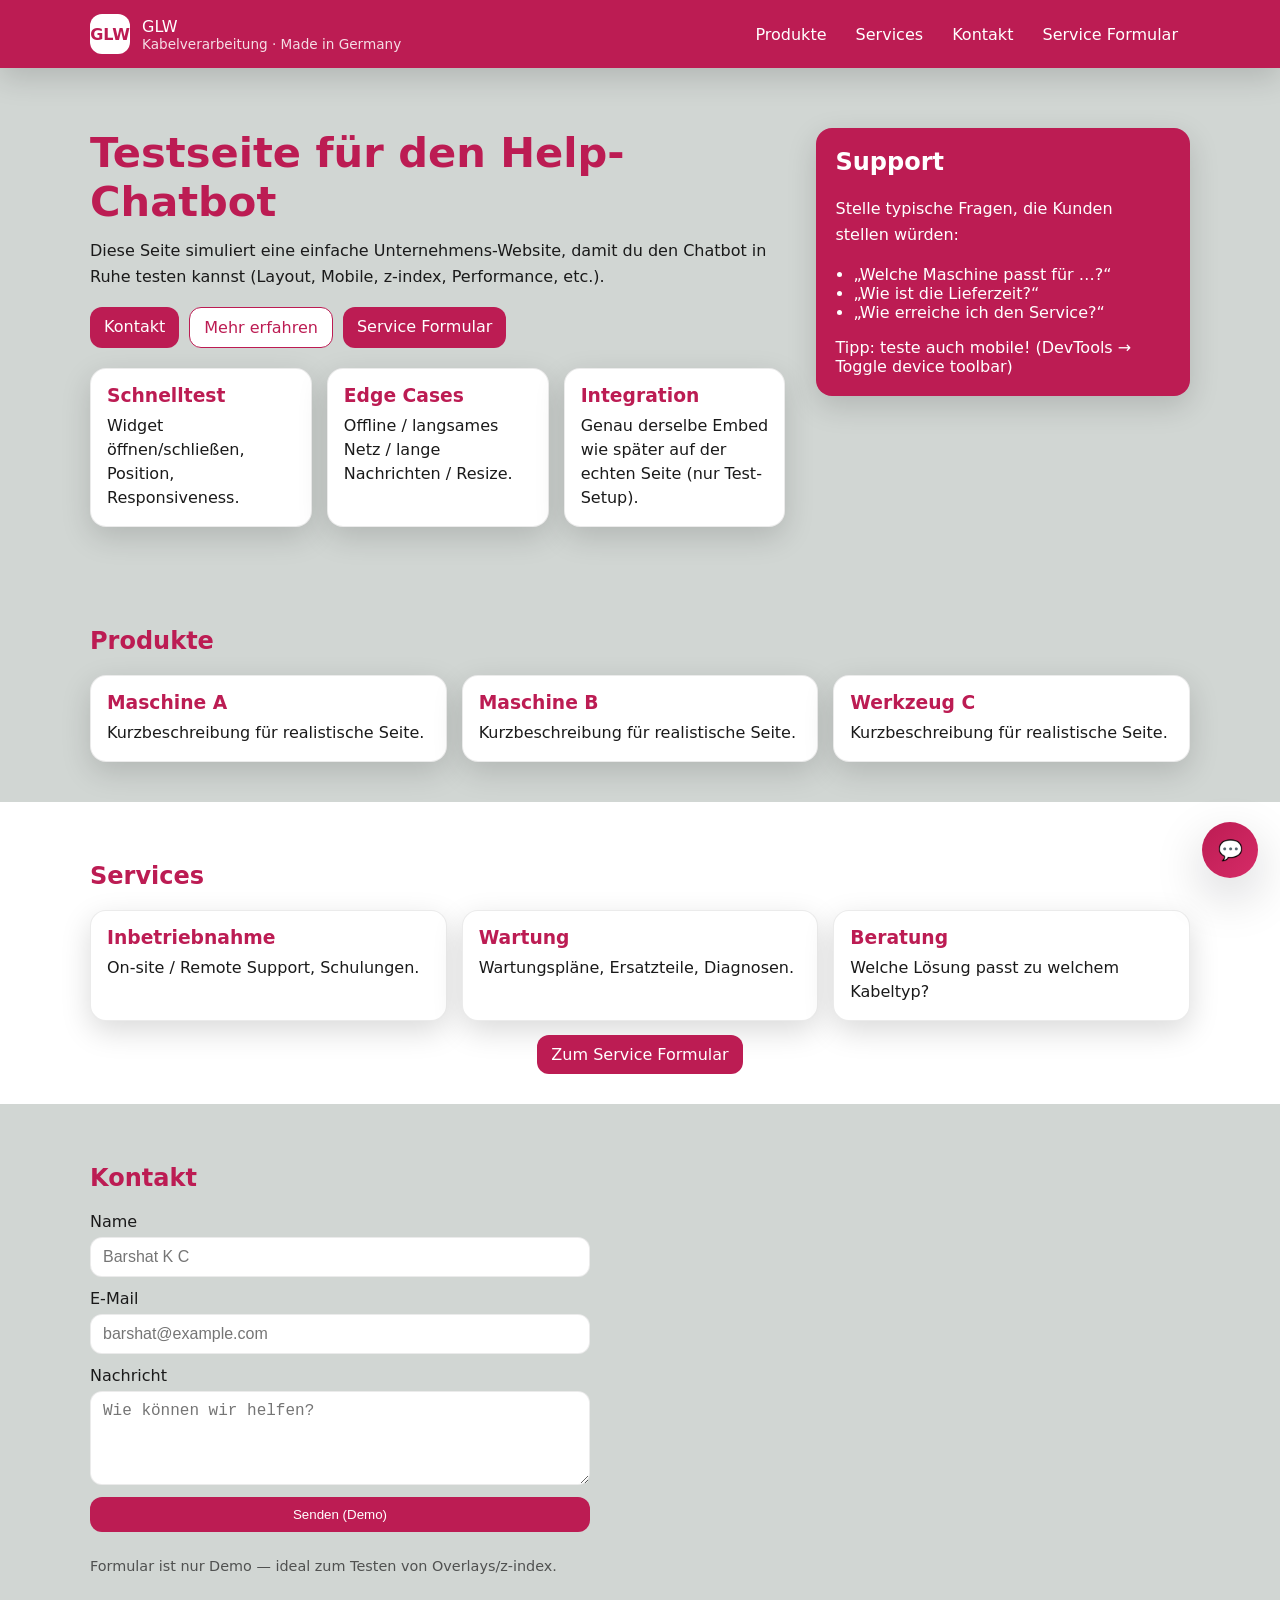
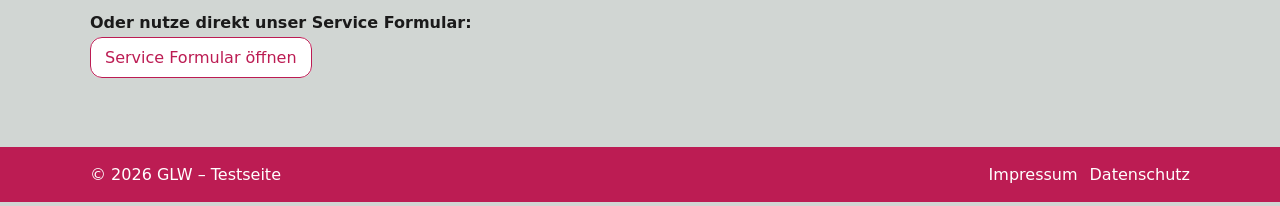
<file: index.html>
<!doctype html>
<html lang="de">
<head>
  <meta charset="utf-8" />
  <meta name="viewport" content="width=device-width, initial-scale=1" />
  <title>GLW – Testseite</title>
  <meta name="description" content="Testseite zur Integration des Help-Chatbots." />

  <link rel="icon" href="favicon.ico" />
  <link rel="stylesheet" href="style.css" />
</head>

<body>
  <header class="header">
    <div class="container header__inner">
      <div class="brand">
        <div class="brand__logo">GLW</div>
        <div class="brand__text">
          <div class="brand__name">GLW</div>
          <div class="brand__tagline">Kabelverarbeitung · Made in Germany</div>
        </div>
      </div>

      <nav class="nav">
        <a href="#produkte">Produkte</a>
        <a href="#services">Services</a>
        <a href="#kontakt">Kontakt</a>
        <a href="service-form.html">Service Formular</a>
      </nav>
    </div>
  </header>

  <main>
    <section class="hero">
      <div class="container hero__inner">
        <div>
          <h1>Testseite für den Help-Chatbot</h1>
          <p>
            Diese Seite simuliert eine einfache Unternehmens-Website, damit du den Chatbot in Ruhe testen kannst
            (Layout, Mobile, z-index, Performance, etc.).
          </p>

          <div class="hero__actions">
            <a class="btn btn--primary" href="#kontakt">Kontakt</a>
            <a class="btn btn--ghost" href="#services">Mehr erfahren</a>
            <a class="btn btn--primary" href="service-form.html">Service Formular</a>
          </div>

          <div class="info-cards">
            <div class="card">
              <h3>Schnelltest</h3>
              <p>Widget öffnen/schließen, Position, Responsiveness.</p>
            </div>
            <div class="card">
              <h3>Edge Cases</h3>
              <p>Offline / langsames Netz / lange Nachrichten / Resize.</p>
            </div>
            <div class="card">
              <h3>Integration</h3>
              <p>Genau derselbe Embed wie später auf der echten Seite (nur Test-Setup).</p>
            </div>
          </div>
        </div>

        <aside class="hero__aside">
          <div class="panel">
            <h2>Support</h2>
            <p>Stelle typische Fragen, die Kunden stellen würden:</p>
            <ul>
              <li>„Welche Maschine passt für …?“</li>
              <li>„Wie ist die Lieferzeit?“</li>
              <li>„Wie erreiche ich den Service?“</li>
            </ul>

            <div class="note">
              Tipp: teste auch mobile! (DevTools → Toggle device toolbar)
            </div>
          </div>
        </aside>
      </div>
    </section>

    <section id="produkte" class="section">
      <div class="container">
        <h2>Produkte</h2>
        <div class="grid">
          <div class="card">
            <h3>Maschine A</h3>
            <p>Kurzbeschreibung für realistische Seite.</p>
          </div>
          <div class="card">
            <h3>Maschine B</h3>
            <p>Kurzbeschreibung für realistische Seite.</p>
          </div>
          <div class="card">
            <h3>Werkzeug C</h3>
            <p>Kurzbeschreibung für realistische Seite.</p>
          </div>
        </div>
      </div>
    </section>

    <section id="services" class="section section--alt">
      <div class="container">
        <h2>Services</h2>
        <div class="grid">
          <div class="card">
            <h3>Inbetriebnahme</h3>
            <p>On-site / Remote Support, Schulungen.</p>
          </div>
          <div class="card">
            <h3>Wartung</h3>
            <p>Wartungspläne, Ersatzteile, Diagnosen.</p>
          </div>
          <div class="card">
            <h3>Beratung</h3>
            <p>Welche Lösung passt zu welchem Kabeltyp?</p>
          </div>
        </div>

        <div style="margin-top: 24px; text-align: center;">
          <a class="btn btn--primary" href="service-form.html">Zum Service Formular</a>
        </div>
      </div>
    </section>

    <section id="kontakt" class="section">
      <div class="container">
        <h2>Kontakt</h2>
        <form class="form" onsubmit="return false;">
          <label>
            Name
            <input type="text" placeholder="Barshat K C" />
          </label>
          <label>
            E-Mail
            <input type="email" placeholder="barshat@example.com" />
          </label>
          <label>
            Nachricht
            <textarea rows="4" placeholder="Wie können wir helfen?"></textarea>
          </label>
          <button class="btn btn--primary" type="submit" id="fakeSubmit">Senden (Demo)</button>
          <p class="form__hint">Formular ist nur Demo — ideal zum Testen von Overlays/z-index.</p>
        </form>

        <div style="margin-top: 24px;">
          <p><strong>Oder nutze direkt unser Service Formular:</strong></p>
          <a class="btn btn--ghost" href="service-form.html">Service Formular öffnen</a>
        </div>
      </div>
    </section>
  </main>

  <footer class="footer">
    <div class="container footer__inner">
      <div>© <span id="year"></span> GLW – Testseite</div>
      <div class="footer__links">
        <a href="#">Impressum</a>
        <a href="#">Datenschutz</a>
      </div>
    </div>
  </footer>

  <script src="app.js"></script>

  <!-- Chatbot launcher -->
  <button id="glw-chat-launcher" aria-label="Open help chat">💬</button>

  <script>
    (function () {
      const BTN_ID = "glw-chat-launcher";
      const IFRAME_ID = "glw-chat-iframe";
      const STORAGE_KEY = "GLW_API_BASE";

      const btn = document.getElementById(BTN_ID);

      Object.assign(btn.style, {
        position: "fixed",
        right: "22px",
        bottom: "22px",
        width: "56px",
        height: "56px",
        borderRadius: "999px",
        border: "none",
        cursor: "pointer",
        zIndex: "999999",
        color: "#fff",
        fontSize: "20px",
        lineHeight: "1",
        boxShadow: "0 18px 50px rgba(2,6,23,.18)",
        background: "linear-gradient(135deg, #bc1c53, #d62b67)"
      });

      function normalizeBaseUrl(u) {
        if (!u) return "";
        let url = String(u).trim();

        if (!/^https?:\/\//i.test(url)) {
          url = "https://" + url;
        }

        url = url.replace(/\/+$/, "");
        url = url.replace(/\/chat$/i, "");

        try {
          const parsed = new URL(url);
          return parsed.origin;
        } catch {
          return "";
        }
      }

      function getApiBase() {
        const params = new URLSearchParams(window.location.search);
        const apiFromUrl = params.get("api");

        if (apiFromUrl) {
          const base = normalizeBaseUrl(apiFromUrl);

          if (base) {
            localStorage.setItem(STORAGE_KEY, base);
            window.history.replaceState({}, "", window.location.pathname);
            return base;
          }
        }

        const saved = normalizeBaseUrl(localStorage.getItem(STORAGE_KEY));
        if (saved) return saved;

        return "http://127.0.0.1:8000";
      }

      const apiBase = getApiBase();

      console.log("[GLW HelpBot] API base:", apiBase);

      function buildWidgetSrc() {
        const base = normalizeBaseUrl(apiBase);
        const isLocal = base.startsWith("http://127.0.0.1") || base.startsWith("http://localhost");

        if (isLocal) return "./widget.html";
        return "./widget.html?api=" + encodeURIComponent(base);
      }

      function openChat() {
        const iframe = document.createElement("iframe");
        iframe.id = IFRAME_ID;
        iframe.src = buildWidgetSrc();
        iframe.title = "GLW Help Bot";
        iframe.setAttribute("allow", "clipboard-read; clipboard-write");

        const isMobile = window.matchMedia("(max-width: 520px)").matches;

        Object.assign(iframe.style, {
          position: "fixed",
          right: "22px",
          bottom: "90px",
          width: isMobile ? "calc(100vw - 24px)" : "392px",
          height: isMobile ? "70vh" : "568px",
          maxWidth: "calc(100vw - 44px)",
          maxHeight: "calc(100vh - 130px)",
          border: "0",
          borderRadius: "20px",
          zIndex: "999999",
          background: "transparent",
          boxShadow: "0 18px 50px rgba(2,6,23,.18)",
          opacity: "0",
          transition: "opacity 180ms ease",
          pointerEvents: "none"
        });

        if (isMobile) {
          iframe.style.right = "12px";
          iframe.style.bottom = "84px";
        }

        iframe.onload = () => {
          iframe.style.opacity = "1";
          iframe.style.pointerEvents = "auto";
        };

        document.body.appendChild(iframe);

        btn.textContent = "✕";
        btn.setAttribute("aria-label", "Close help chat");
      }

      function closeChat() {
        const iframe = document.getElementById(IFRAME_ID);
        if (iframe) iframe.remove();
        btn.textContent = "💬";
        btn.setAttribute("aria-label", "Open help chat");
      }

      function toggleChat() {
        const iframe = document.getElementById(IFRAME_ID);
        if (iframe) closeChat();
        else openChat();
      }

      btn.addEventListener("click", toggleChat);

      window.addEventListener("keydown", (e) => {
        if (e.key === "Escape") closeChat();
      });
    })();
  </script>
</body>
</html>
</file>
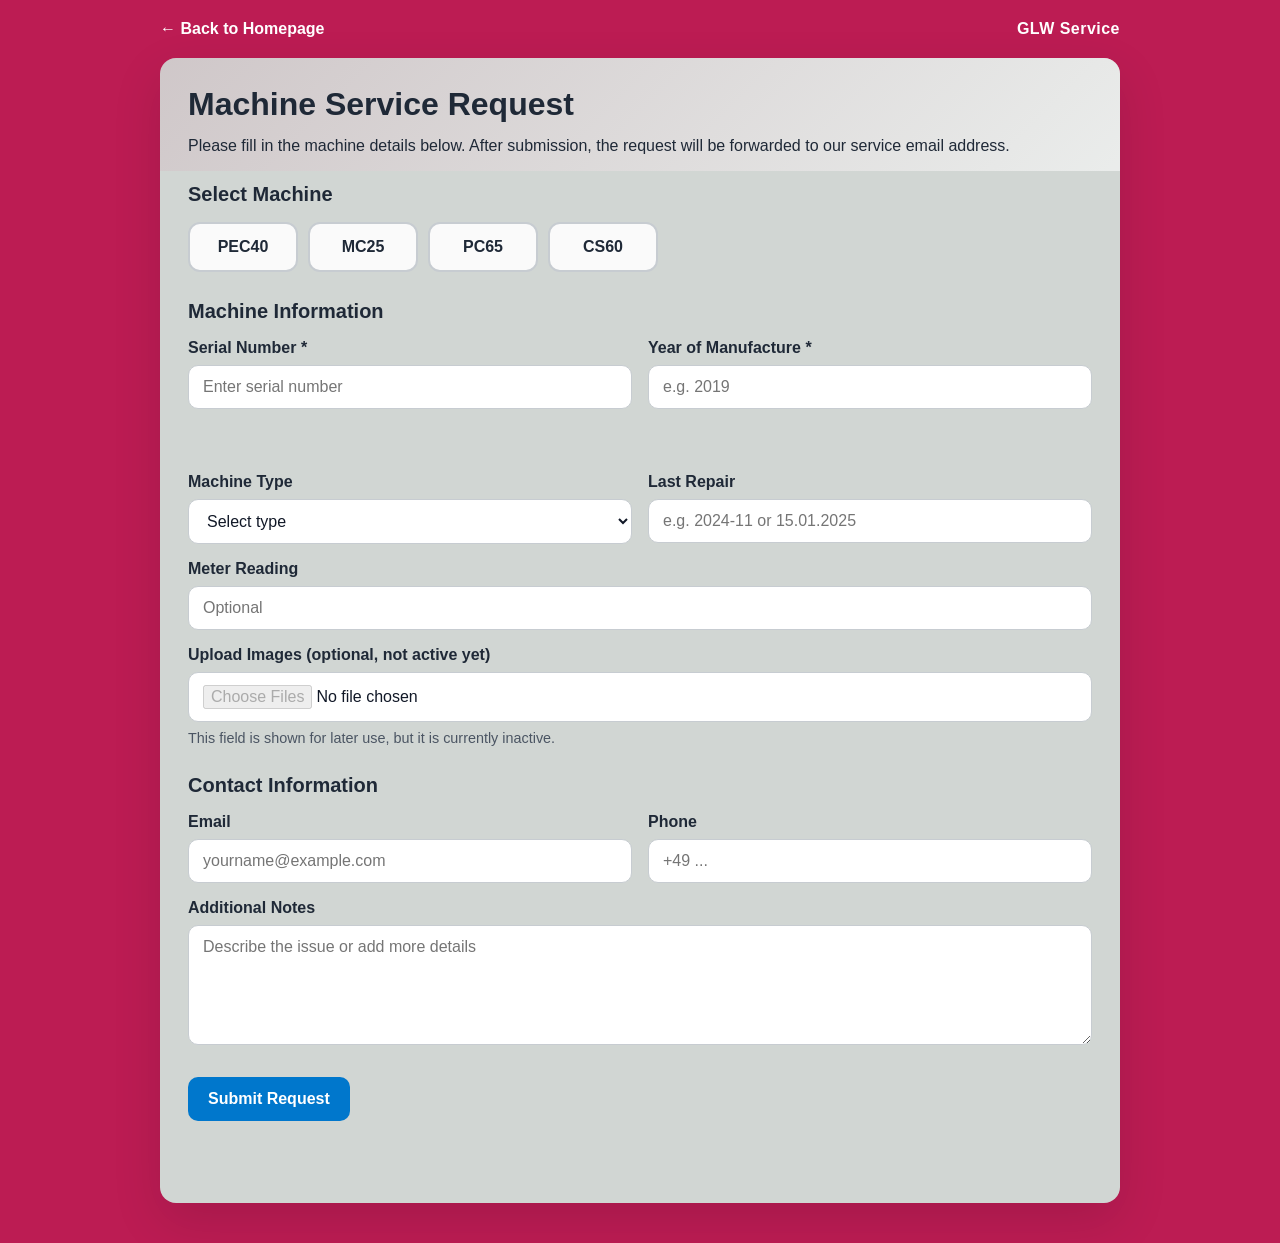
<file: service-form.html>
<!DOCTYPE html>
<html lang="en">
<head>
  <meta charset="UTF-8">
  <meta name="viewport" content="width=device-width, initial-scale=1">
  <title>GLW Service Request</title>
  <meta name="description" content="Service request form for GLW machines.">
  <link rel="icon" href="favicon.ico">
  <link rel="stylesheet" href="style.css">
  <link rel="stylesheet" href="service-form.css">
</head>
<body>
  <header class="service-header">
    <div class="service-header__inner">
      <a class="service-back-link" href="index.html">← Back to Homepage</a>
      <div class="service-brand">GLW Service</div>
    </div>
  </header>

  <main class="service-page">
    <section class="service-shell">
      <div class="service-intro">
        <h1>Machine Service Request</h1>
        <p>
          Please fill in the machine details below. After submission, the request
          will be forwarded to our service email address.
        </p>
      </div>

      <form
        id="serviceForm"
        class="service-form"
        action="https://formsubmit.co/glwtest1986@gmail.com"
        method="POST"
      >
        <input type="hidden" name="_subject" value="New GLW Service Request">
        <input type="hidden" name="_captcha" value="false">
        <input type="hidden" name="_template" value="table">
        <input type="hidden" name="_next" value="https://barshat10.github.io/glwtest/service-form.html?success=1">
        <input type="hidden" id="warrantyStatus" name="warranty_status" value="">

        <section class="form-section">
          <h2>Select Machine</h2>
          <div class="machine-slider" role="radiogroup" aria-label="Machine selection">
            <label class="machine-option">
              <input type="radio" name="machine" value="PEC40" required>
              <span class="machine-card">PEC40</span>
            </label>

            <label class="machine-option">
              <input type="radio" name="machine" value="MC25">
              <span class="machine-card">MC25</span>
            </label>

            <label class="machine-option">
              <input type="radio" name="machine" value="PC65">
              <span class="machine-card">PC65</span>
            </label>

            <label class="machine-option">
              <input type="radio" name="machine" value="CS60">
              <span class="machine-card">CS60</span>
            </label>
          </div>
        </section>

        <section class="form-section">
          <h2>Machine Information</h2>

          <div class="form-grid">
            <label class="field">
              <span>Serial Number *</span>
              <input type="text" id="serial" name="serial" placeholder="Enter serial number" required>
            </label>

            <label class="field">
              <span>Year of Manufacture *</span>
              <input type="number" id="year" name="year" min="1900" max="2099" placeholder="e.g. 2019" required>
            </label>
          </div>

          <p id="warrantyMessage" class="warranty-message" aria-live="polite"></p>

          <div id="warrantyQuestions" class="warranty-questions">
            <div class="form-grid">
              <label class="field">
                <span>Machine Type</span>
                <select id="machineType" name="machineType">
                  <option value="">Select type</option>
                  <option value="Crimping">Crimping</option>
                  <option value="Stripping">Stripping</option>
                  <option value="Crimping and Stripping">Crimping and Stripping</option>
                  <option value="Cutting">Cutting</option>
                  <option value="Ferrules">Ferrules</option>
                </select>
              </label>

              <label class="field">
                <span>Last Repair</span>
                <input type="text" id="lastRepair" name="lastRepair" placeholder="e.g. 2024-11 or 15.01.2025">
              </label>
            </div>

            <div id="meterReadingSection">
              <label class="field">
                <span>Meter Reading</span>
                <input type="number" id="meter" name="meter" min="0" placeholder="Optional">
              </label>
            </div>
          </div>

          <label class="field">
            <span>Upload Images (optional, not active yet)</span>
            <input type="file" id="images" name="images" multiple disabled>
            <small class="field-hint">This field is shown for later use, but it is currently inactive.</small>
          </label>
        </section>

        <section class="form-section">
          <h2>Contact Information</h2>

          <div class="form-grid">
            <label class="field">
              <span>Email</span>
              <input type="email" id="email" name="email" placeholder="yourname@example.com">
            </label>

            <label class="field">
              <span>Phone</span>
              <input type="text" id="phone" name="phone" placeholder="+49 ...">
            </label>
          </div>

          <label class="field">
            <span>Additional Notes</span>
            <textarea id="notes" name="notes" rows="5" placeholder="Describe the issue or add more details"></textarea>
          </label>
        </section>

        <div class="form-actions">
          <button type="submit" class="submit-btn">Submit Request</button>
          <p id="formStatus" class="form-status" aria-live="polite"></p>
        </div>
      </form>
    </section>
  </main>

  <script src="service-form.js"></script>
</body>
</html>
</file>
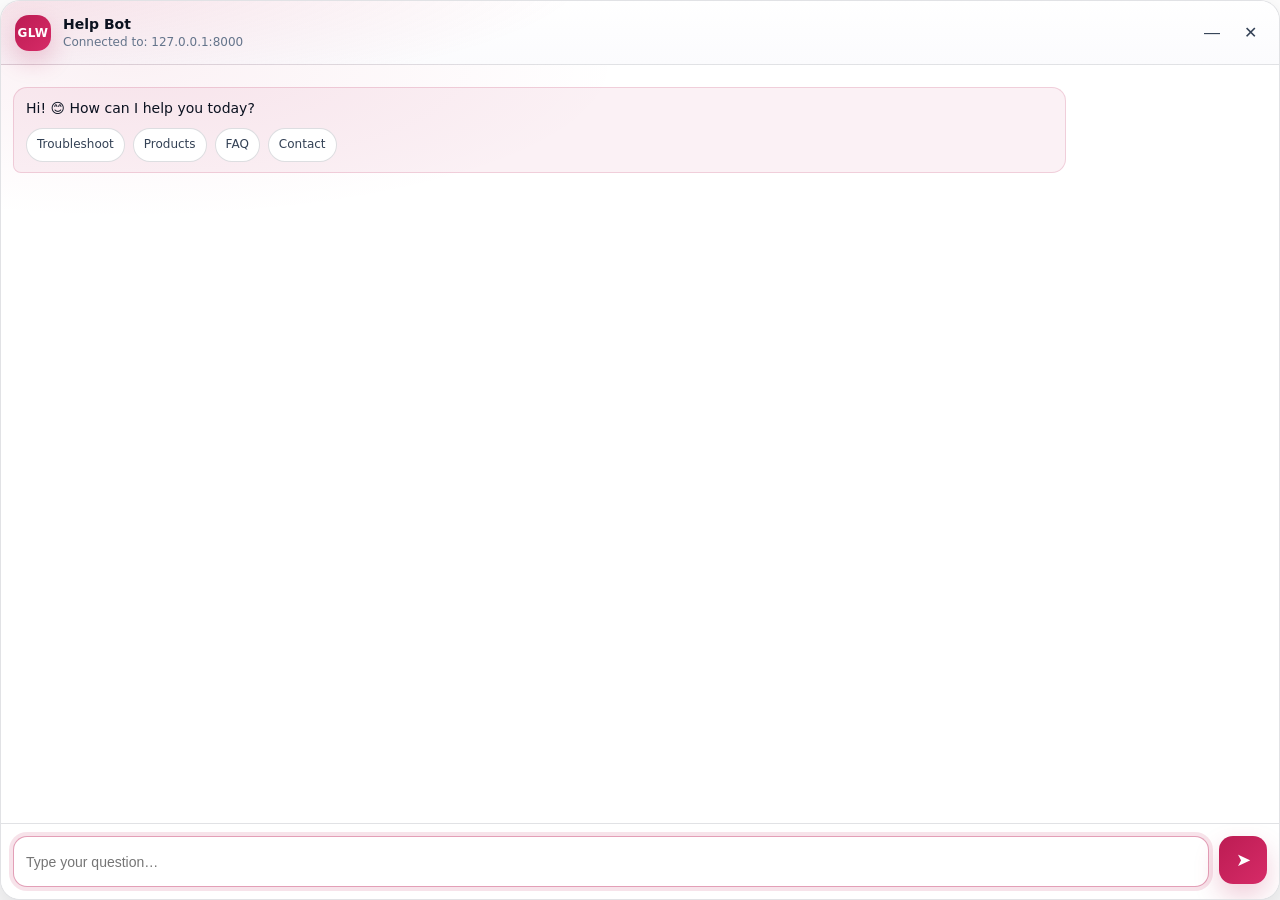
<file: widget.html>
<!doctype html>
<html lang="en">
<head>
  <meta charset="utf-8" />
  <meta name="viewport" content="width=device-width,initial-scale=1" />
  <title>GLW Help Bot</title>

  <style>
    :root{
      --glw:#bc1c53;
      --glw2:#d62b67;

      --ink:#0b1220;
      --muted:#64748b;
      --line:rgba(15,23,42,.12);

      --card:#ffffff;
      --shadow: 0 18px 50px rgba(2,6,23,.18);

      --r20:20px;
      --font: ui-sans-serif, system-ui, -apple-system, Segoe UI, Roboto, Arial, "Noto Sans";

      --user:#eef2ff;
      --userLine:rgba(99,102,241,.18);

      --botBg:rgba(188,28,83,.06);
      --botLine:rgba(188,28,83,.16);
    }

    *{ box-sizing:border-box; }
    body{
      font-family: var(--font);
      margin:0;
      height:100vh;
      background: transparent; /* iframe safe */
      color: var(--ink);
    }

    /* Window fills the iframe */
    .win{
      position: relative;
      width: 100%;
      height: 100%;
      background: var(--card);
      border-radius: var(--r20);
      box-shadow: var(--shadow);
      overflow:hidden;
      border: 1px solid var(--line);
    }

    .header{
      height:64px;
      background:
        radial-gradient(1200px 240px at -10% -50%, rgba(188,28,83,.18), transparent 60%),
        linear-gradient(180deg, #ffffff, #fbfbfd);
      display:flex;
      align-items:center;
      justify-content:space-between;
      padding: 10px 12px 10px 14px;
      border-bottom: 1px solid var(--line);
    }

    .title{
      display:flex;
      align-items:center;
      gap:12px;
      min-width:0;
    }

    .badge{
      width:36px;height:36px;
      border-radius: 14px;
      background: linear-gradient(135deg, var(--glw), var(--glw2));
      color:white;
      display:flex;
      align-items:center;
      justify-content:center;
      font-weight:900;
      font-size:12px;
      letter-spacing:.4px;
      flex:0 0 auto;
      user-select:none;
      box-shadow: 0 10px 24px rgba(188,28,83,.22);
    }

    .titleText{
      display:flex;
      flex-direction:column;
      min-width:0;
      line-height:1.05;
    }

    .titleText .name{
      font-weight: 900;
      font-size: 14px;
      white-space: nowrap;
      overflow:hidden;
      text-overflow: ellipsis;
    }

    .titleText .sub{
      font-size: 12px;
      color: var(--muted);
      white-space: nowrap;
      overflow:hidden;
      text-overflow: ellipsis;
      margin-top: 4px;
    }

    .actions{
      display:flex;
      align-items:center;
      gap: 4px;
    }

    .iconbtn{
      border:none;
      background: transparent;
      cursor:pointer;
      color: #334155;
      padding: 8px 10px;
      border-radius: 12px;
      font-size: 16px;
      line-height: 1;
    }
    .iconbtn:hover{ background: rgba(15,23,42,.06); }

    .body{
      height: calc(100% - 64px - 76px);
      overflow:auto;
      padding: 12px 12px 10px;
      background:
        radial-gradient(900px 280px at 10% 0%, rgba(188,28,83,.06), transparent 55%),
        #ffffff;
    }

    .msg{
      max-width: 84%;
      padding: 10px 12px;
      border-radius: 14px;
      margin: 10px 0;
      line-height:1.45;
      font-size: 14px;
      white-space: pre-wrap;
      word-break: break-word;
    }
    .msg.user{
      margin-left:auto;
      background: var(--user);
      border: 1px solid var(--userLine);
      border-bottom-right-radius: 8px;
    }
    .msg.assistant{
      margin-right:auto;
      background: var(--botBg);
      border: 1px solid var(--botLine);
      border-bottom-left-radius: 8px;
    }

    .quickRow{
      display:flex;
      gap:8px;
      flex-wrap: wrap;
      margin-top: 10px;
    }
    .qchip{
      border: 1px solid rgba(15,23,42,.14);
      background: #fff;
      color:#334155;
      padding: 7px 10px;
      border-radius: 999px;
      font-size: 12px;
      cursor:pointer;
      user-select:none;
      transition: transform .08s ease, border-color .12s ease, background .12s ease;
    }
    .qchip:hover{
      transform: translateY(-1px);
      border-color: rgba(188,28,83,.22);
      background: rgba(188,28,83,.04);
    }

    .typing{
      display:inline-block;
      font-size:12px;
      color: var(--muted);
      padding: 6px 10px;
      border-radius: 999px;
      border: 1px solid rgba(15,23,42,.10);
      background: #fff;
      margin: 8px 0;
    }

    .sourcesToggle{
      margin: -2px 0 10px 6px;
      font-size: 12px;
      color: var(--muted);
      display:inline-flex;
      align-items:center;
      gap:8px;
      cursor:pointer;
      user-select:none;
    }
    .sourcesToggle .pill{
      padding: 2px 8px;
      border-radius: 999px;
      border: 1px solid rgba(188,28,83,.18);
      background: rgba(188,28,83,.06);
      color: var(--glw);
      font-weight: 700;
      font-size: 11px;
    }
    .sourcesBox{
      margin: 6px 0 12px 6px;
      display:none;
      gap:8px;
      flex-wrap: wrap;
    }
    .sourcesBox.open{ display:flex; }
    .sourceLink{
      display:inline-flex;
      align-items:center;
      gap: 8px;
      padding: 6px 10px;
      border-radius: 12px;
      border: 1px solid rgba(15,23,42,.12);
      background: #fff;
      text-decoration:none;
      color:#334155;
      box-shadow: 0 8px 18px rgba(2,6,23,.05);
    }
    .sourceLink:hover{
      border-color: rgba(188,28,83,.24);
    }
    .sourceLink .n{
      width: 20px; height: 20px;
      border-radius: 999px;
      background: rgba(188,28,83,.10);
      color: var(--glw);
      display:flex;
      align-items:center;
      justify-content:center;
      font-weight: 800;
      font-size: 11px;
    }

    .footer{
      height:76px;
      display:flex;
      gap:10px;
      padding: 12px;
      border-top: 1px solid var(--line);
      background:#fff;
    }

    .input{
      flex:1;
      border-radius: 14px;
      border:1px solid rgba(15,23,42,.14);
      padding: 12px 12px;
      outline:none;
      font-size: 14px;
    }
    .input:focus{
      border-color: rgba(188,28,83,.42);
      box-shadow: 0 0 0 4px rgba(188,28,83,.12);
    }

    .send{
      width:48px;height:48px;
      border-radius: 14px;
      border:none;
      cursor:pointer;
      background: linear-gradient(135deg, var(--glw), var(--glw2));
      color:white;
      font-size:18px;
      display:flex;
      align-items:center;
      justify-content:center;
      box-shadow: 0 12px 26px rgba(188,28,83,.22);
      transition: transform .08s ease, filter .12s ease;
    }
    .send:hover{ filter: brightness(1.03); }
    .send:active{ transform: scale(.98); }

    @media (prefers-reduced-motion: reduce) {
      .send { transition: none; }
      .qchip, .sourceLink { transition: none; }
    }
  </style>
</head>

<body>
  <div class="win" id="window" role="dialog" aria-label="GLW Help Bot">
    <div class="header">
      <div class="title">
        <div class="badge">GLW</div>
        <div class="titleText">
          <div class="name">Help Bot</div>
          <div class="sub" id="apiHint">FAQ • Products • Troubleshooting</div>
        </div>
      </div>
      <div class="actions">
        <button class="iconbtn" id="minBtn" title="Minimize">—</button>
        <button class="iconbtn" id="closeBtn" title="Close">✕</button>
      </div>
    </div>

    <div class="body" id="messages"></div>

    <div class="footer">
      <input class="input" id="input" placeholder="Type your question…" />
      <button class="send" id="send" title="Send">➤</button>
    </div>
  </div>

  <script>
    /**********************************************************************
     * ✅ NO MORE HARDCODED TUNNEL URL
     *
     * How to use for quick Cloudflare tunnels:
     * 1) Start your tunnel, copy the https://xxxxx.trycloudflare.com
     * 2) Open ONCE:
     *    https://barshat10.github.io/glwtest/widget.html?api=https://xxxxx.trycloudflare.com
     * 3) It will be saved in your browser (localStorage) and reused next time.
     *
     * To change it later, open again with ?api=NEW_URL
     **********************************************************************/

    function normalizeBaseUrl(u) {
      return String(u || "").trim().replace(/\/+$/, "");
    }

    function getApiBase() {
      // 1) URL param: ?api=https://xxxxx.trycloudflare.com
      const params = new URLSearchParams(window.location.search);
      const apiFromUrl = params.get("api");
      if (apiFromUrl) {
        const base = normalizeBaseUrl(apiFromUrl);
        if (base) localStorage.setItem("GLW_API_BASE", base);
        return base;
      }

      // 2) saved value
      const saved = normalizeBaseUrl(localStorage.getItem("GLW_API_BASE"));
      if (saved) return saved;

      // 3) fallback for local testing
      return "http://127.0.0.1:8000";
    }

    const API_BASE = getApiBase();
    const API_URL  = `${API_BASE}/chat`;

    // UI refs
    const win = document.getElementById("window");
    const closeBtn = document.getElementById("closeBtn");
    const minBtn = document.getElementById("minBtn");

    const input = document.getElementById("input");
    const send = document.getElementById("send");
    const messages = document.getElementById("messages");
    const apiHint = document.getElementById("apiHint");

    // Show which API it's using (handy for debugging)
    try {
      const u = new URL(API_BASE);
      apiHint.textContent = `Connected to: ${u.host}`;
    } catch {
      apiHint.textContent = `Connected to: ${API_BASE}`;
    }

    // Stable session id
    let sessionId = localStorage.getItem("glw_helpbot_session_id");
    if (!sessionId) {
      sessionId = (window.crypto && crypto.randomUUID)
        ? crypto.randomUUID()
        : "sid-" + Math.random().toString(16).slice(2) + "-" + Date.now();
      localStorage.setItem("glw_helpbot_session_id", sessionId);
    }

    let typingEl = null;

    function scrollToBottom() {
      messages.scrollTop = messages.scrollHeight;
    }

    function addMessage(text, who) {
      const div = document.createElement("div");
      div.className = "msg " + who;
      div.textContent = text;
      messages.appendChild(div);
      scrollToBottom();
      return div;
    }

    function showTyping() {
      if (typingEl) return;
      typingEl = document.createElement("div");
      typingEl.className = "typing";
      typingEl.textContent = "Thinking…";
      messages.appendChild(typingEl);
      scrollToBottom();
    }

    function hideTyping() {
      if (!typingEl) return;
      typingEl.remove();
      typingEl = null;
    }

    function renderQuickChips(container){
      const row = document.createElement("div");
      row.className = "quickRow";

      const items = [
        { label: "Troubleshoot", q: "I have a machine problem. Help me troubleshoot step-by-step." },
        { label: "Products",     q: "I need help finding a product. What options do you have?" },
        { label: "FAQ",          q: "Where can I find answers in the FAQ?" },
        { label: "Contact",      q: "How can I contact support / service?" }
      ];

      items.forEach(it=>{
        const b = document.createElement("div");
        b.className = "qchip";
        b.textContent = it.label;
        b.addEventListener("click", ()=>{
          sendMessage(it.q);
        });
        row.appendChild(b);
      });

      container.appendChild(row);
    }

    function renderSources(sources){
      const top = (sources || []).slice(0, 3);
      if (!top.length) return;

      const toggle = document.createElement("div");
      toggle.className = "sourcesToggle";
      toggle.innerHTML = `<span class="pill">Sources</span><span>show</span>`;

      const box = document.createElement("div");
      box.className = "sourcesBox";

      top.forEach((s, idx) => {
        // If backend doesn't provide URL, skip link creation
        if (!s || !s.url) return;

        const a = document.createElement("a");
        a.className = "sourceLink";
        a.href = s.url;
        a.target = "_blank";
        a.rel = "noopener noreferrer";
        a.innerHTML = `<span class="n">${idx+1}</span><span>Open</span>`;
        box.appendChild(a);
      });

      if (!box.childElementCount) return;

      toggle.addEventListener("click", ()=>{
        const open = box.classList.toggle("open");
        toggle.lastElementChild.textContent = open ? "hide" : "show";
        scrollToBottom();
      });

      messages.appendChild(toggle);
      messages.appendChild(box);
      scrollToBottom();
    }

    function ensureGreeting() {
      if (messages.dataset.greeted) return;

      const bubble = addMessage("Hi! 😊 How can I help you today?", "assistant");
      renderQuickChips(bubble);

      messages.dataset.greeted = "1";
    }

    async function sendMessage(text) {
      const msg = (text ?? input.value).trim();
      if (!msg) return;

      if (text == null) input.value = "";
      addMessage(msg, "user");
      showTyping();

      try {
        const res = await fetch(API_URL, {
          method: "POST",
          headers: {"Content-Type":"application/json"},
          body: JSON.stringify({ message: msg, session_id: sessionId })
        });

        hideTyping();

        if (!res.ok) {
          addMessage(`⚠️ Server error (${res.status}). Please try again.`, "assistant");
          return;
        }

        const data = await res.json();
        addMessage(data.answer ?? "Hmm, I didn’t get that. Can you try again?", "assistant");

        if (data.sources && data.sources.length) {
          renderSources(data.sources);
        }
      } catch (e) {
        hideTyping();
        addMessage(
          "⚠️ I can’t reach the server right now.\n\n" +
          "If you're using Cloudflare Quick Tunnel, open this once:\n" +
          "widget.html?api=https://YOUR-TUNNEL.trycloudflare.com\n\n" +
          "Or ensure FastAPI is running on 127.0.0.1:8000.",
          "assistant"
        );
      }
    }

    // Events
    send.addEventListener("click", () => sendMessage());
    input.addEventListener("keydown", (e) => {
      if (e.key === "Enter" && !e.shiftKey) {
        e.preventDefault();
        sendMessage();
      }
    });

    // Optional: hide UI inside iframe
    function hideWindowInsideIframe(){
      win.style.display = "none";
    }
    closeBtn.addEventListener("click", hideWindowInsideIframe);
    minBtn.addEventListener("click", hideWindowInsideIframe);

    // Init
    ensureGreeting();
    setTimeout(() => input.focus(), 150);
  </script>
</body>
</html>
</file>
<file: style.css>
:root{
  --bg: #d1d6d3;
  --primary: #bc1c53;
  --primary-dark: #991645;
  --text-light: #ffffff;
  --text-dark: #1a1a1a;
  --card: #ffffff;
  --border: rgba(0,0,0,0.08);
  --shadow: 0 10px 30px rgba(0,0,0,0.15);
  --radius: 16px;
}

*{ box-sizing: border-box; }
html,body{ margin:0; padding:0; }

body{
  font-family: system-ui, -apple-system, Segoe UI, Roboto, Arial, sans-serif;
  background: var(--bg);
  color: var(--text-dark);
  min-height: 100vh;
}

a{ text-decoration:none; color: inherit; }

.container{
  width: min(1100px, calc(100% - 32px));
  margin: 0 auto;
}

/* HEADER */
.header{
  background: var(--primary);
  color: var(--text-light);
  position: sticky;
  top: 0;
  z-index: 50;
  box-shadow: var(--shadow);
}

.header__inner{
  display:flex;
  align-items:center;
  justify-content:space-between;
  padding:14px 0;
}

.brand{
  display:flex;
  align-items:center;
  gap:12px;
}

.brand__logo{
  width:40px;
  height:40px;
  border-radius:12px;
  background: var(--text-light);
  color: var(--primary);
  display:grid;
  place-items:center;
  font-weight:bold;
}

.brand__tagline{
  font-size:0.85rem;
  opacity:0.85;
}

.nav a{
  padding:8px 12px;
  border-radius:10px;
  transition:0.2s;
}

.nav a:hover{
  background: rgba(255,255,255,0.2);
}

/* HERO */
.hero{
  padding:60px 0 40px;
}

.hero__inner{
  display:grid;
  grid-template-columns: 1.3fr 0.7fr;
  gap:30px;
  align-items:start;
}

.hero h1{
  margin:0 0 12px;
  font-size:2.6rem;
  color: var(--primary);
}

.hero p{
  margin:0 0 18px;
  line-height:1.6;
}

.hero__actions{
  display:flex;
  gap:10px;
  flex-wrap:wrap;
  margin-bottom:20px;
}

/* BUTTONS */
.btn{
  padding:10px 14px;
  border-radius:12px;
  border:none;
  cursor:pointer;
  font-weight:500;
}

.btn--primary{
  background: var(--primary);
  color: var(--text-light);
}

.btn--primary:hover{
  background: var(--primary-dark);
}

.btn--ghost{
  background: #ffffff;
  border: 1px solid var(--primary);
  color: var(--primary);
}

.btn--ghost:hover{
  background: var(--primary);
  color: white;
}

/* CARDS */
.card{
  background: var(--card);
  border-radius: var(--radius);
  padding:16px;
  box-shadow: var(--shadow);
  border: 1px solid var(--border);
}

.card h3{
  margin:0 0 8px;
  color: var(--primary);
}

.card p{
  margin:0;
  line-height:1.5;
}

/* INFO CARDS GRID */
.info-cards,
.grid{
  display:grid;
  grid-template-columns: repeat(3, 1fr);
  gap:15px;
}

/* PANEL (RIGHT SIDE HERO) */
.panel{
  background: var(--primary);
  color: var(--text-light);
  padding:20px;
  border-radius: var(--radius);
  box-shadow: var(--shadow);
}

.panel h2{
  margin-top:0;
}

.panel ul{
  padding-left:18px;
}

/* SECTIONS */
.section{
  padding:40px 0;
}

.section--alt{
  background: #ffffff;
}

.section h2{
  margin-bottom:20px;
  color: var(--primary);
}

/* FORM */
.form{
  display:grid;
  gap:12px;
  max-width:500px;
}

label{
  display:grid;
  gap:6px;
}

input, textarea{
  padding:10px 12px;
  border-radius:12px;
  border:1px solid var(--border);
  font-size:1rem;
}

input:focus, textarea:focus{
  outline:none;
  border-color: var(--primary);
  box-shadow: 0 0 0 3px rgba(188,28,83,0.2);
}

.form__hint{
  font-size:0.9rem;
  opacity:0.7;
}

/* FOOTER */
.footer{
  background: var(--primary);
  color: var(--text-light);
  padding:18px 0;
  margin-top:40px;
}

.footer__inner{
  display:flex;
  justify-content:space-between;
  flex-wrap:wrap;
  gap:10px;
}

.footer__links{
  display:flex;
  gap:12px;
}

.footer__links a:hover{
  text-decoration:underline;
}

/* RESPONSIVE */
@media (max-width: 900px){
  .hero__inner{
    grid-template-columns: 1fr;
  }

  .info-cards,
  .grid{
    grid-template-columns: 1fr;
  }
}
</file>
<file: service-form.css>
body {
  font-family: Arial, sans-serif;
  background: #bc1c53;
  color: #1f2937;
  margin: 0;
}

.service-header {
  padding: 20px 16px 0;
}

.service-header__inner {
  max-width: 960px;
  margin: 0 auto;
  display: flex;
  justify-content: space-between;
  align-items: center;
  gap: 12px;
}

.service-back-link {
  color: #ffffff;
  text-decoration: none;
  font-weight: 600;
}

.service-back-link:hover {
  text-decoration: underline;
}

.service-brand {
  color: #ffffff;
  font-weight: 700;
  letter-spacing: 0.03em;
}

.service-page {
  padding: 20px 16px 40px;
}

.service-shell {
  max-width: 960px;
  margin: 0 auto;
  background: #d1d6d3;
  border-radius: 16px;
  box-shadow: 0 18px 50px rgba(2, 6, 23, 0.12);
  overflow: hidden;
}

.service-intro {
  padding: 28px 28px 12px;
  background: linear-gradient(135deg, rgba(188, 28, 83, 0.08), rgba(255, 255, 255, 0.55));
}

.service-intro h1 {
  margin: 0 0 10px;
  font-size: 2rem;
}

.service-intro p {
  margin: 0;
  line-height: 1.6;
}

.service-form {
  padding: 12px 28px 28px;
}

.form-section + .form-section {
  margin-top: 28px;
}

.form-section h2 {
  margin: 0 0 16px;
  font-size: 1.25rem;
}

.form-grid {
  display: grid;
  grid-template-columns: repeat(2, minmax(0, 1fr));
  gap: 16px;
}

.field {
  display: block;
  margin-bottom: 16px;
}

.field span {
  display: block;
  margin-bottom: 8px;
  font-weight: 600;
}

input,
select,
textarea {
  width: 100%;
  box-sizing: border-box;
  padding: 12px 14px;
  margin-top: 0;
  border: 1px solid #c7ccd1;
  border-radius: 10px;
  background: #ffffff;
  font: inherit;
  color: #111827;
}

input:focus,
select:focus,
textarea:focus {
  outline: none;
  border-color: #bc1c53;
  box-shadow: 0 0 0 3px rgba(188, 28, 83, 0.12);
}

textarea {
  resize: vertical;
  min-height: 120px;
}

.field-hint {
  display: block;
  margin-top: 8px;
  color: #4b5563;
  font-size: 0.9rem;
}

.machine-slider {
  display: flex;
  gap: 10px;
  margin-top: 10px;
  flex-wrap: wrap;
}

.machine-option input {
  display: none;
}

.machine-card {
  display: inline-block;
  min-width: 110px;
  padding: 14px 18px;
  border: 2px solid #c7ccd1;
  border-radius: 12px;
  cursor: pointer;
  background: #fafafa;
  font-weight: 600;
  text-align: center;
  transition: all 0.18s ease;
}

.machine-option input:checked + .machine-card {
  border-color: #0077cc;
  background: #e6f2ff;
  transform: translateY(-1px);
}

.machine-card:hover {
  border-color: #8aa8c2;
}

.warranty-message {
  margin: 6px 0 18px;
  font-weight: 700;
  min-height: 24px;
}

.warranty-message--ok {
  color: #0f7b35;
}

.warranty-message--old {
  color: #b42318;
}

.is-hidden {
  display: none;
}

.form-actions {
  margin-top: 28px;
}

.submit-btn {
  display: inline-block;
  margin-top: 0;
  padding: 13px 20px;
  background: #0077cc;
  color: #ffffff;
  border: none;
  border-radius: 10px;
  cursor: pointer;
  font-weight: 700;
  font-size: 1rem;
  transition: background 0.18s ease, transform 0.18s ease;
}

.submit-btn:hover {
  background: #005fa3;
  transform: translateY(-1px);
}

.form-status {
  margin-top: 14px;
  font-weight: 600;
  min-height: 24px;
}

.form-status--success {
  color: #0f7b35;
}

.form-status--error {
  color: #b42318;
}

@media (max-width: 700px) {
  .service-header__inner {
    flex-direction: column;
    align-items: flex-start;
  }

  .service-intro,
  .service-form {
    padding-left: 18px;
    padding-right: 18px;
  }

  .service-intro h1 {
    font-size: 1.6rem;
  }

  .form-grid {
    grid-template-columns: 1fr;
  }

  .machine-card {
    min-width: 96px;
    padding: 12px 14px;
  }
}
</file>
